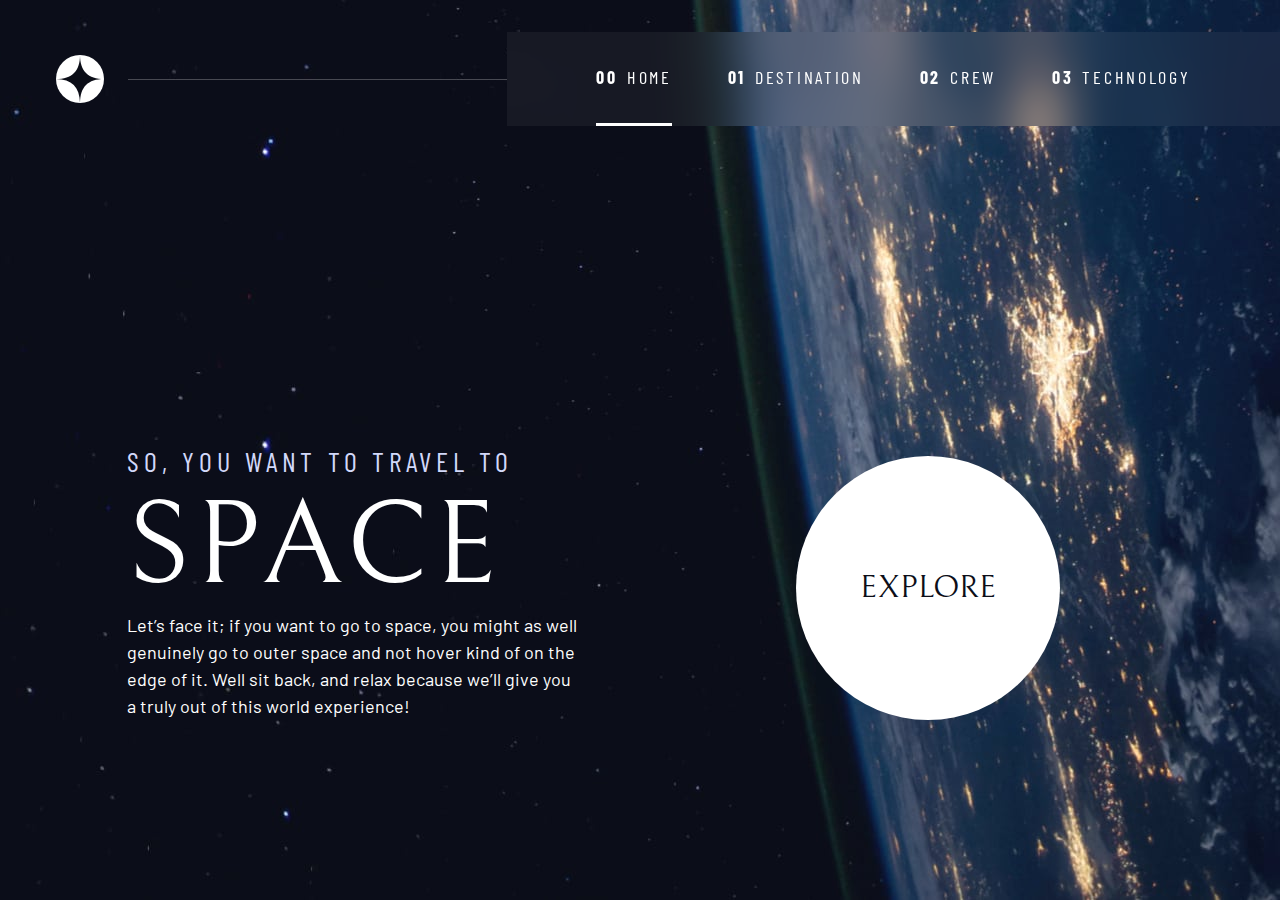
<file: index.html>
<!DOCTYPE html>
<html lang="en">
  <head>
    <meta charset="UTF-8" />
    <meta name="viewport" content="width=device-width, initial-scale=1.0" />

    <link
      rel="icon"
      type="image/png"
      sizes="32x32"
      href="./assets/favicon-32x32.png"
    />
    <!-- Google fonts -->
    <link rel="preconnect" href="https://fonts.googleapis.com" />
    <link rel="preconnect" href="https://fonts.gstatic.com" crossorigin />
    <link
      href="https://fonts.googleapis.com/css2?family=Barlow+Condensed:wght@400;700&family=Bellefair&family=Barlow:wght@400;700&display=swap"
      rel="stylesheet"
    />
    <!-- Our custom Css -->
    <link rel="stylesheet" href="index.css" />
    <title>Frontend Mentor | Space tourism website</title>

    <script src="index.js" defer></script>
  </head>
  <body class="home">
    <a class="skip-to-content" href="#main">Skip to content</a>
    <header class="primary-header flex">
      <div>
        <img
          src="./assets/shared/logo.svg"
          alt="space tourism logo"
          class="logo"
        />
      </div>
      <button
        class="mobile-nav-toggle"
        aria-controls="primary-navigation"
        aria-expanded="false"
      >
        <span class="sr-only">Menu</span>
      </button>
      <nav>
        <ul
          id="primary-navigation"
          data-visible="false"
          class="primary-navigation underline-indicators flex"
        >
          <li class="active">
            <a
              class="ff-sans-cond uppercase text-white letter-spacing-2"
              href="index.html"
              ><span aria-hidden="true">00</span>Home</a
            >
          </li>
          <li>
            <a
              class="ff-sans-cond uppercase text-white letter-spacing-2"
              href="destination.html"
              ><span aria-hidden="true">01</span>Destination</a
            >
          </li>
          <li>
            <a
              class="ff-sans-cond uppercase text-white letter-spacing-2"
              href="crew.html"
              ><span aria-hidden="true">02</span>Crew</a
            >
          </li>
          <li>
            <a
              class="ff-sans-cond uppercase text-white letter-spacing-2"
              href="technology.html"
              ><span aria-hidden="true">03</span>Technology</a
            >
          </li>
        </ul>
      </nav>
    </header>

    <main id="main" class="grid-container grid-container--home">
      <div>
        <h1 class="text-accent uppercase ff-sans-cond fs-500 letter-spacing-1">
          So, you want to travel to
          <span class="d-block fs-900 uppercase ff-serif text-white"
            >Space</span
          >
        </h1>
        <p>
          Let’s face it; if you want to go to space, you might as well genuinely
          go to outer space and not hover kind of on the edge of it. Well sit
          back, and relax because we’ll give you a truly out of this world
          experience!
        </p>
      </div>
      <div>
        <a
          href="destination.html"
          class="large-button uppercase ff-serif bg-white text-dark"
          >Explore</a
        >
      </div>
    </main>
  </body>
</html>
</file>
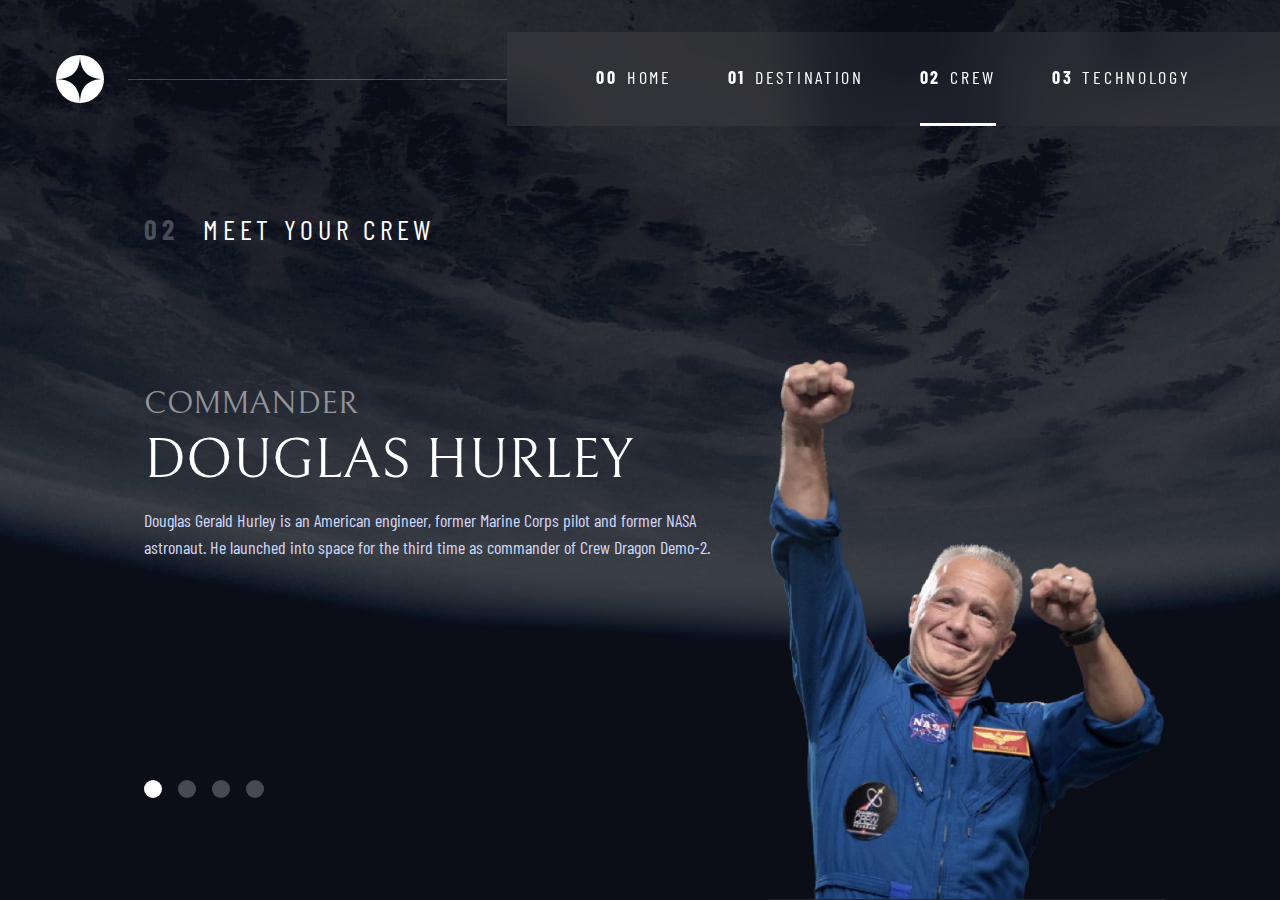
<file: crew.html>
<!DOCTYPE html>
<html lang="en">
  <head>
    <meta charset="UTF-8" />
    <meta name="viewport" content="width=device-width, initial-scale=1.0" />

    <link
      rel="icon"
      type="image/png"
      sizes="32x32"
      href="./assets/favicon-32x32.png"
    />
    <!-- Google fonts -->
    <link rel="preconnect" href="https://fonts.googleapis.com" />
    <link rel="preconnect" href="https://fonts.gstatic.com" crossorigin />
    <link
      href="https://fonts.googleapis.com/css2?family=Barlow+Condensed:wght@400;700&family=Bellefair&family=Barlow:wght@400;700&display=swap"
      rel="stylesheet"
    />
    <!-- Our custom Css -->
    <link rel="stylesheet" href="index.css" />
    <title>Frontend Mentor | Space tourism website</title>

    <script src="index.js" defer></script>
    <script src="tabs.js" defer></script>
  </head>
  <body class="crew">
    <a class="skip-to-content" href="#main">Skip to content</a>
    <header class="primary-header flex">
      <div>
        <img
          src="./assets/shared/logo.svg"
          alt="space tourism logo"
          class="logo"
        />
      </div>
      <button
        class="mobile-nav-toggle"
        aria-controls="primary-navigation"
        aria-expanded="false"
      >
        <span class="sr-only">Menu</span>
      </button>
      <nav>
        <ul
          id="primary-navigation"
          data-visible="false"
          class="primary-navigation underline-indicators flex"
        >
          <li>
            <a
              class="ff-sans-cond uppercase text-white letter-spacing-2"
              href="index.html"
              ><span aria-hidden="true">00</span>Home</a
            >
          </li>
          <li>
            <a
              class="ff-sans-cond uppercase text-white letter-spacing-2"
              href="destination.html"
              ><span aria-hidden="true">01</span>Destination</a
            >
          </li>
          <li class="active">
            <a
              class="ff-sans-cond uppercase text-white letter-spacing-2"
              href="crew.html"
              ><span aria-hidden="true">02</span>Crew</a
            >
          </li>
          <li>
            <a
              class="ff-sans-cond uppercase text-white letter-spacing-2"
              href="technology.html"
              ><span aria-hidden="true">03</span>Technology</a
            >
          </li>
        </ul>
      </nav>
    </header>
    <main id="main" class="grid-container grid-container--crew flow">
      <h1 class="numbered-title">
        <span aria-hidden="true">02</span> Meet your crew
      </h1>

      <div
        class="dot-indicators flex"
        role="tablist"
        aria-label="crew member list"
      >
        <button
          aria-selected="true"
          aria-controls="commander-tab"
          role="tab"
          data-image="commander-image"
          tabindex="0"
        >
          <span class="sr-only">The Commander</span>
        </button>
        <button
          aria-selected="false"
          aria-controls="specialist-tab"
          role="tab"
          data-image="specialist-image"
          tabindex="-1"
        >
          <span class="sr-only">The mission specialist</span>
        </button>
        <button
          aria-selected="false"
          aria-controls="pilot-tab"
          role="tab"
          data-image="pilot-image"
          tabindex="-1"
        >
          <span class="sr-only">The pilot</span>
        </button>
        <button
          aria-selected="false"
          aria-controls="engineer-tab"
          role="tab"
          data-image="engineer-image"
          tabindex="-1"
        >
          <span class="sr-only">The crew engineer</span>
        </button>
      </div>
      <!-- commander -->
      <article
        class="crew-details flow"
        id="commander-tab"
        role="tabpanel"
        tabindex="0"
      >
        <header class="flow flow-space--small">
          <h2 class="uppercase ff-serif fs-600">Commander</h2>
          <p class="uppercase ff-serif fs-700">Douglas Hurley</p>
        </header>

        <p class="text-accent ff-sans-cond">
          Douglas Gerald Hurley is an American engineer, former Marine Corps
          pilot and former NASA astronaut. He launched into space for the third
          time as commander of Crew Dragon Demo-2.
        </p>
      </article>
      <!-- crew engineer -->
      <article
        class="crew-details flow"
        id="engineer-tab"
        role="tabpanel"
        tabindex="0"
        hidden
      >
        <header class="flow flow-space--small">
          <h2 class="uppercase ff-serif fs-600">Flight Engineer</h2>
          <p class="uppercase ff-serif fs-700">Anousheh Ansari</p>
        </header>

        <p class="text-accent ff-sans-cond">
          Anousheh Ansari is an Iranian American engineer and co-founder of
          Prodea Systems. Ansari was the fourth self-funded space tourist, the
          first self-funded woman to fly to the ISS, and the first Iranian in
          space.
        </p>
      </article>
      <!-- crew pilot -->
      <article
        class="crew-details flow"
        id="pilot-tab"
        role="tabpanel"
        tabindex="0"
        hidden
      >
        <header class="flow flow-space--small">
          <h2 class="uppercase ff-serif fs-600">Pilot</h2>
          <p class="uppercase ff-serif fs-700">Victor Glover</p>
        </header>

        <p class="text-accent ff-sans-cond">
          Pilot on the first operational flight of the SpaceX Crew Dragon to the
          International Space Station. Glover is a commander in the U.S. Navy
          where he pilots an F/A-18.He was a crew member of Expedition 64, and
          served as a station systems flight engineer.
        </p>
      </article>

      <!-- crew specialist -->
      <article
        class="crew-details flow"
        id="specialist-tab"
        role="tabpanel"
        tabindex="0"
        hidden
      >
        <header class="flow flow-space--small">
          <h2 class="uppercase ff-serif fs-600">Mission Specialist</h2>
          <p class="uppercase ff-serif fs-700">Mark Shuttleworth</p>
        </header>

        <p class="text-accent ff-sans-cond">
          Mark Richard Shuttleworth is the founder and CEO of Canonical, the
          company behind the Linux-based Ubuntu operating system. Shuttleworth
          became the first South African to travel to space as a space tourist.
        </p>
      </article>

      <picture id="commander-image">
        <source
          srcset="assets/crew/image-douglas-hurley.webp"
          type="image/webp"
        />
        <img src="assets/crew/image-douglas-hurley.png" alt="Douglas Hurley" />
      </picture>
      <picture hidden id="engineer-image">
        <source
          srcset="assets/crew/image-anousheh-ansari.webp"
          type="image/webp"
        />
        <img src="assets/crew/image-anousheh-ansari.png" alt="Douglas Hurley" />
      </picture>
      <picture hidden id="pilot-image">
        <source
          srcset="assets/crew/image-victor-glover.webp"
          type="image/webp"
        />
        <img src="assets/crew/image-victor-glover.png" alt="Douglas Hurley" />
      </picture>
      <picture hidden id="specialist-image">
        <source
          srcset="assets/crew/image-mark-shuttleworth.webp"
          type="image/webp"
        />
        <img
          src="assets/crew/image-mark-shuttleworth.png"
          alt="Douglas Hurley"
        />
      </picture>
    </main>
  </body>
</html>
</file>
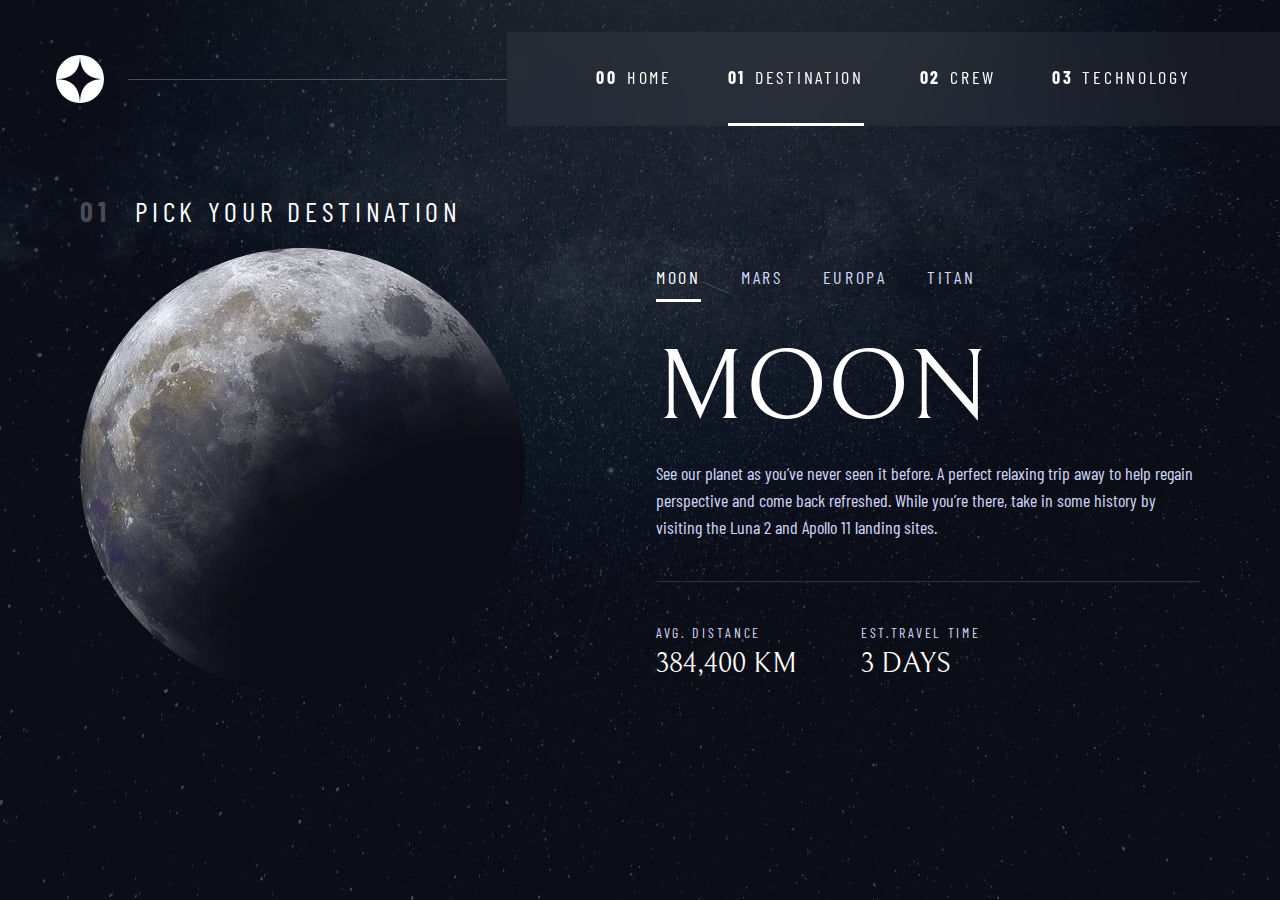
<file: destination.html>
<!DOCTYPE html>
<html lang="en">
  <head>
    <meta charset="UTF-8" />
    <meta name="viewport" content="width=device-width, initial-scale=1.0" />

    <link
      rel="icon"
      type="image/png"
      sizes="32x32"
      href="./assets/favicon-32x32.png"
    />
    <!-- Google fonts -->
    <link rel="preconnect" href="https://fonts.googleapis.com" />
    <link rel="preconnect" href="https://fonts.gstatic.com" crossorigin />
    <link
      href="https://fonts.googleapis.com/css2?family=Barlow+Condensed:wght@400;700&family=Bellefair&family=Barlow:wght@400;700&display=swap"
      rel="stylesheet"
    />
    <!-- Our custom Css -->
    <link rel="stylesheet" href="index.css" />
    <title>Frontend Mentor | Space tourism website</title>

    <script src="index.js" defer></script>
    <script src="tabs.js" defer></script>
  </head>
  <body class="destination">
    <a class="skip-to-content" href="#main">Skip to content</a>
    <header class="primary-header flex">
      <div>
        <img
          src="./assets/shared/logo.svg"
          alt="space tourism logo"
          class="logo"
        />
      </div>
      <button
        class="mobile-nav-toggle"
        aria-controls="primary-navigation"
        aria-expanded="false"
      >
        <span class="sr-only">Menu</span>
      </button>
      <nav>
        <ul
          id="primary-navigation"
          data-visible="false"
          class="primary-navigation underline-indicators flex"
        >
          <li>
            <a
              class="ff-sans-cond uppercase text-white letter-spacing-2"
              href="index.html"
              ><span aria-hidden="true">00</span>Home</a
            >
          </li>
          <li class="active">
            <a
              class="ff-sans-cond uppercase text-white letter-spacing-2"
              href="destination.html"
              ><span aria-hidden="true">01</span>Destination</a
            >
          </li>
          <li>
            <a
              class="ff-sans-cond uppercase text-white letter-spacing-2"
              href="crew.html"
              ><span aria-hidden="true">02</span>Crew</a
            >
          </li>
          <li>
            <a
              class="ff-sans-cond uppercase text-white letter-spacing-2"
              href="technology.html"
              ><span aria-hidden="true">03</span>Technology</a
            >
          </li>
        </ul>
      </nav>
    </header>
    <main id="main" class="grid-container grid-container--destination flow">
      <h1 class="numbered-title">
        <span aria-hidden="true">01</span> Pick your destination
      </h1>
      <picture id="moon-image">
        <source srcset="assets/destination/image-moon.webp" type="image/webp" />
        <img src="assets/destination/image-moon.png" alt="the moon" />
      </picture>
      <picture hidden id="mars-image">
        <source srcset="assets/destination/image-mars.webp" type="image/webp" />
        <img src="assets/destination/image-mars.png" alt="the planet mars" />
      </picture>
      <picture hidden id="europa-image">
        <source
          srcset="assets/destination/image-europa.webp"
          type="image/webp"
        />
        <img
          src="assets/destination/image-europa.png"
          alt="the planet europa"
        />
      </picture>
      <picture hidden id="titan-image">
        <source
          srcset="assets/destination/image-titan.webp"
          type="image/webp"
        />
        <img src="assets/destination/image-titan.png" alt="the moon titan" />
      </picture>

      <!-- tabs -->
      <div
        class="tab-list underline-indicators flex"
        role="tablist"
        aria-label="destination list"
      >
        <button
          aria-selected="true"
          role="tab"
          aria-controls="moon-tab"
          class="uppercase ff-sans-cond text-accent letter-spacing-2"
          tabindex="0"
          data-image="moon-image"
        >
          Moon
        </button>
        <button
          aria-selected="false"
          role="tab"
          aria-controls="mars-tab"
          class="uppercase ff-sans-cond text-accent letter-spacing-2"
          tabindex="-1"
          data-image="mars-image"
        >
          Mars
        </button>
        <button
          aria-selected="false"
          role="tab"
          aria-controls="europa-tab"
          class="uppercase ff-sans-cond text-accent letter-spacing-2"
          tabindex="-1"
          data-image="europa-image"
        >
          Europa
        </button>
        <button
          aria-selected="false"
          role="tab"
          aria-controls="titan-tab"
          class="uppercase ff-sans-cond text-accent letter-spacing-2"
          tabindex="-1"
          data-image="titan-image"
        >
          Titan
        </button>
      </div>
      <!-- Moon -->
      <article
        class="destination-info flow"
        id="moon-tab"
        tabindex="0"
        role="tabpanel"
      >
        <h2 class="uppercase ff-serif fs-800">Moon</h2>

        <p class="text-accent ff-sans-cond">
          See our planet as you’ve never seen it before. A perfect relaxing trip
          away to help regain perspective and come back refreshed. While you’re
          there, take in some history by visiting the Luna 2 and Apollo 11
          landing sites.
        </p>
        <div class="destination-meta flex">
          <div>
            <h3
              class="uppercase text-accent ff-sans-cond fs-200 letter-spacing-2"
            >
              Avg. distance
            </h3>
            <p class="uppercase text-white ff-serif">384,400 km</p>
          </div>
          <div>
            <h3
              class="uppercase text-accent ff-sans-cond fs-200 letter-spacing-2"
            >
              Est.travel time
            </h3>
            <p class="uppercase text-white ff-serif">3 days</p>
          </div>
        </div>
      </article>
      <!-- Mars -->
      <article
        class="destination-info flow"
        id="mars-tab"
        tabindex="0"
        role="tabpanel"
        hidden
      >
        <h2 class="uppercase ff-serif fs-800">Mars</h2>

        <p class="text-accent ff-sans-cond">
          Don’t forget to pack your hiking boots. You’ll need them to tackle
          Olympus Mons, the tallest planetary mountain in our solar system. It’s
          two and a half times the size of Everest!
        </p>
        <div class="destination-meta flex">
          <div>
            <h3
              class="uppercase text-accent ff-sans-cond fs-200 letter-spacing-2"
            >
              Avg. distance
            </h3>
            <p class="uppercase text-white ff-serif">225 mil. km</p>
          </div>
          <div>
            <h3
              class="uppercase text-accent ff-sans-cond fs-200 letter-spacing-2"
            >
              Est.travel time
            </h3>
            <p class="uppercase text-white ff-serif">9 months</p>
          </div>
        </div>
      </article>
      <!-- Europa -->
      <article
        class="destination-info flow"
        id="europa-tab"
        tabindex="0"
        role="tabpanel"
        hidden
      >
        <h2 class="uppercase ff-serif fs-800">Europa</h2>

        <p class="text-accent ff-sans-cond">
          The smallest of the four Galilean moons orbiting Jupiter, Europa is a
          winter lover’s dream. With an icy surface, it’s perfect for a bit of
          ice skating, curling, hockey, or simple relaxation in your snug
          wintery cabin.
        </p>
        <div class="destination-meta flex">
          <div>
            <h3
              class="uppercase text-accent ff-sans-cond fs-200 letter-spacing-2"
            >
              Avg. distance
            </h3>
            <p class="uppercase text-white ff-serif">628 mil. km</p>
          </div>
          <div>
            <h3
              class="uppercase text-accent ff-sans-cond fs-200 letter-spacing-2"
            >
              Est.travel time
            </h3>
            <p class="uppercase text-white ff-serif">3 years</p>
          </div>
        </div>
      </article>
      <!-- Titan -->
      <article
        class="destination-info flow"
        id="titan-tab"
        tabindex="0"
        role="tabpanel"
        hidden
      >
        <h2 class="uppercase ff-serif fs-800">Titan</h2>

        <p class="text-accent ff-sans-cond">
          The only moon known to have a dense atmosphere other than Earth, Titan
          is a home away from home (just a few hundred degrees colder!). As a
          bonus, you get striking views of the Rings of Saturn.
        </p>
        <div class="destination-meta flex">
          <div>
            <h3
              class="uppercase text-accent ff-sans-cond fs-200 letter-spacing-2"
            >
              Avg. distance
            </h3>
            <p class="uppercase text-white ff-serif">1.6 bil. km</p>
          </div>
          <div>
            <h3
              class="uppercase text-accent ff-sans-cond fs-200 letter-spacing-2"
            >
              Est.travel time
            </h3>
            <p class="uppercase text-white ff-serif">7 years</p>
          </div>
        </div>
      </article>
    </main>
  </body>
</html>
</file>
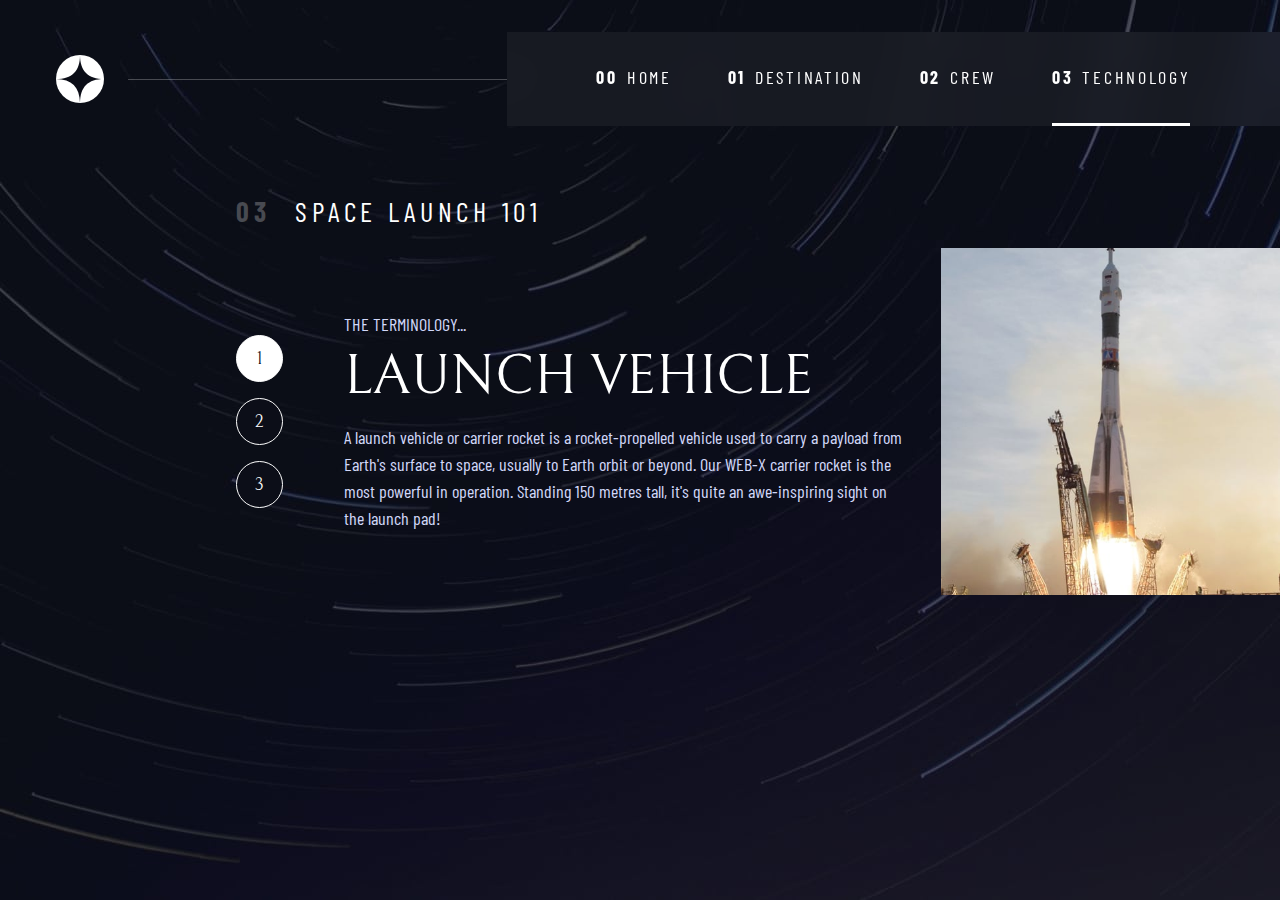
<file: technology.html>
<!DOCTYPE html>
<html lang="en">
  <head>
    <meta charset="UTF-8" />
    <meta name="viewport" content="width=device-width, initial-scale=1.0" />

    <link
      rel="icon"
      type="image/png"
      sizes="32x32"
      href="./assets/favicon-32x32.png"
    />
    <!-- Google fonts -->
    <link rel="preconnect" href="https://fonts.googleapis.com" />
    <link rel="preconnect" href="https://fonts.gstatic.com" crossorigin />
    <link
      href="https://fonts.googleapis.com/css2?family=Barlow+Condensed:wght@400;700&family=Bellefair&family=Barlow:wght@400;700&display=swap"
      rel="stylesheet"
    />
    <!-- Our custom Css -->
    <link rel="stylesheet" href="index.css" />
    <title>Frontend Mentor | Space tourism website</title>

    <script src="index.js" defer></script>
    <script src="tabs.js" defer></script>
  </head>
  <body class="technology">
    <a class="skip-to-content" href="#main">Skip to content</a>
    <header class="primary-header flex">
      <div>
        <img
          src="./assets/shared/logo.svg"
          alt="space tourism logo"
          class="logo"
        />
      </div>
      <button
        class="mobile-nav-toggle"
        aria-controls="primary-navigation"
        aria-expanded="false"
      >
        <span class="sr-only">Menu</span>
      </button>
      <nav>
        <ul
          id="primary-navigation"
          data-visible="false"
          class="primary-navigation underline-indicators flex"
        >
          <li>
            <a
              class="ff-sans-cond uppercase text-white letter-spacing-2"
              href="index.html"
              ><span aria-hidden="true">00</span>Home</a
            >
          </li>
          <li>
            <a
              class="ff-sans-cond uppercase text-white letter-spacing-2"
              href="destination.html"
              ><span aria-hidden="true">01</span>Destination</a
            >
          </li>
          <li>
            <a
              class="ff-sans-cond uppercase text-white letter-spacing-2"
              href="crew.html"
              ><span aria-hidden="true">02</span>Crew</a
            >
          </li>
          <li class="active">
            <a
              class="ff-sans-cond uppercase text-white letter-spacing-2"
              href="technology.html"
              ><span aria-hidden="true">03</span>Technology</a
            >
          </li>
        </ul>
      </nav>
    </header>

    <main id="main" class="grid-container grid-container--technology flow">
      <h1 class="numbered-title">
        <span aria-hidden="true">03</span> Space launch 101
      </h1>

      <div
        class="number-indicators flex"
        role="tablist"
        aria-label="technology list"
      >
        <button
          aria-selected="true"
          aria-controls="launch-vehicle-tab"
          role="tab"
          data-image="launch-vehicle-iamge"
          tabindex="0"
          class="ff-serif"
        >
          1
        </button>
        <button
          aria-selected="false"
          aria-controls="spaceport-tab"
          role="tab"
          data-image="spaceport-iamge"
          tabindex="0"
          class="ff-serif"
        >
          2
        </button>
        <button
          aria-selected="false"
          aria-controls="capsule-tab"
          role="tab"
          data-image="capsule-iamge"
          tabindex="0"
          class="ff-serif"
        >
          3
        </button>
      </div>
      <article
        class="tech-details flow"
        id="launch-vehicle-tab"
        role="tabpanel"
        tabindex="0"
      >
        <header class="flow flow-space--small">
          <h2 class="uppercase ff-sans-cond fs-400 text-accent">
            The terminology...
          </h2>
          <p class="uppercase ff-serif fs-700">Launch vehicle</p>
        </header>

        <p class="text-accent ff-sans-cond">
          A launch vehicle or carrier rocket is a rocket-propelled vehicle used
          to carry a payload from Earth's surface to space, usually to Earth
          orbit or beyond. Our WEB-X carrier rocket is the most powerful in
          operation. Standing 150 metres tall, it's quite an awe-inspiring sight
          on the launch pad!
        </p>
      </article>
      <article
        class="tech-details flow"
        id="spaceport-tab"
        role="tabpanel"
        tabindex="0"
        hidden
      >
        <header class="flow flow-space--small">
          <h2 class="uppercase ff-sans-cond fs-400 text-accent">
            The terminology...
          </h2>
          <p class="uppercase ff-serif fs-700">Spaceport</p>
        </header>

        <p class="text-accent ff-sans-cond">
          A spaceport or cosmodrome is a site for launching (or receiving)
          spacecraft, by analogy to the seaport for ships or airport for
          aircraft. Based in the famous Cape Canaveral, our spaceport is ideally
          situated to take advantage of the Earth’s rotation for launch.
        </p>
      </article>
      <article
        class="tech-details flow"
        id="capsule-tab"
        role="tabpanel"
        tabindex="0"
        hidden
      >
        <header class="flow flow-space--small">
          <h2 class="uppercase ff-sans-cond fs-400 text-accent">
            The terminology...
          </h2>
          <p class="uppercase ff-serif fs-700">Space capsule</p>
        </header>

        <p class="text-accent ff-sans-cond">
          A space capsule is an often-crewed spacecraft that uses a blunt-body
          reentry capsule to reenter the Earth's atmosphere without wings. Our
          capsule is where you'll spend your time during the flight. It includes
          a space gym, cinema, and plenty of other activities to keep you
          entertained.
        </p>
      </article>

      <picture id="launch-vehicle-iamge">
        <source
          media="(min-width: 45em)"
          srcset="assets/technology/image-launch-vehicle-portrait.jpg"
        />
        <img
          src="assets/technology/image-launch-vehicle-landscape.jpg"
          alt="launch vehicle"
        />
      </picture>
      <picture hidden id="spaceport-iamge">
        <source
          media="(min-width: 45em)"
          srcset="assets/technology/image-spaceport-portrait.jpg"
        />
        <img
          src="assets/technology/image-spaceport-landscape.jpg"
          alt="launch vehicle"
        />
      </picture>
      <picture hidden id="capsule-iamge">
        <source
          media="(min-width: 45em)"
          srcset="assets/technology/image-space-capsule-portrait.jpg"
        />
        <img
          src="assets/technology/image-space-capsule-landscape.jpg"
          alt="launch vehicle"
        />
      </picture>
    </main>
  </body>
</html>
</file>
<file: index.css>
/* ------------------- */
/* Custom properties   */
/* ------------------- */
:root {
  /* colors */
  --clr-dark: 230 35% 7%;
  --clr-light: 231 77% 90%;
  --clr-white: 0 0% 100%;

  /* fonts */
  --fs-900: clamp(5rem, 8vw + 1rem, 9.375rem);
  --fs-800: 3.5rem;
  --fs-700: 1.5rem;
  --fs-600: 1rem;
  --fs-500: 1rem;
  --fs-400: 0.9375rem;
  --fs-300: 1rem;
  --fs-200: 0.875rem;

  /* font family */
  --ff-serif: "Bellefair", serif;
  --ff-sans-cond: "Barlow Condensed", sans-serif;
  --ff-sans-normal: "Barlow", sans-serif;
}

@media (min-width: 35em) {
  :root {
    --fs-800: 5rem;
    --fs-700: 2.5rem;
    --fs-600: 1.5rem;
    --fs-500: 1.25rem;
    --fs-400: 1rem;
  }
}

@media (min-width: 45em) {
  :root {
    /* fonts */
    /* font-sizes */
    --fs-800: 6.25rem;
    --fs-700: 3.5rem;
    --fs-600: 2rem;
    --fs-500: 1.75rem;
    --fs-400: 1.125rem;
  }
}

/* ------------------- */
/* Reset               */
/* ------------------- */

/* https://piccalil.li/blog/a-modern-css-reset/ */

/* Box sizing */
*,
*::before,
*::after {
  box-sizing: border-box;
}

/* Reset margins */
body,
h1,
h2,
h3,
h4,
h5,
p,
figure,
picture {
  margin: 0;
}

h1,
h2,
h3,
h4,
h5,
h6,
p {
  font-weight: 400;
}

/* set up the body */
body {
  font-family: var(--ff-sans-normal);
  font-size: var(--fs-400);
  background-color: hsl(var(--clr-dark));
  color: hsl(var(--clr-white));
  line-height: 1.5;
  min-height: 100vh;
  display: grid;
  grid-template-rows: min-content 1fr;

  overflow-x: hidden;
}

/* make images easier to work with */
img,
picutre {
  max-width: 100%;
  display: block;
}

/* make form elements easier to work with */
input,
button,
textarea,
select {
  font: inherit;
}

/* remove animations for people who've turned them off */
@media (prefers-reduced-motion: reduce) {
  *,
  *::before,
  *::after {
    animation-duration: 0.01ms !important;
    animation-iteration-count: 1 !important;
    transition-duration: 0.01ms !important;
    scroll-behavior: auto !important;
  }
}

/* ------------------- */
/* Utility classes     */
/* ------------------- */

/* general */

.flex {
  display: flex;
  gap: var(--gap, 1rem);
}

.grid {
  display: grid;
  gap: var(--gap, 1rem);
}

.d-block {
  display: block;
}

.flow > *:where(:not(:first-child)) {
  margin-top: var(--flow-space, 1rem);
  /* outline: 1px solid red; */
}

.flow-space--small {
  --flow-space: 0.5rem;
}

.container {
  padding-inline: 2em; /* defines padding of the content for left and right*/
  margin-inline: auto; /* defines margin of the content for left and right*/
  max-width: 80rem;
}

/* .grid-container > *:first-child {
  outline: 1px solid red;
}

.grid-container > *:last-child {
  outline: 1px solid yellow;
} */

/* for screen reader and accessiabilaty */
.sr-only {
  position: absolute;
  width: 1px;
  height: 1px;
  padding: 0;
  margin: -1px;
  overflow: hidden;
  clip: rect(0, 0, 0, 0);
  white-space: nowrap; /* added line */
  border: 0;
}

.skip-to-content {
  position: absolute;
  z-index: 9999;
  background: hsl(var(--clr-white));
  color: hsl(var(--clr-dark) / 1);
  padding: 0.5em 1em;
  margin-inline: auto;
  transform: translateY(-100%);
  transition: transform 250ms ease-in;
}

.skip-to-content:focus {
  transform: translateY(0);
}

/* colors */
.bg-dark {
  background-color: hsl(var(--clr-dark));
}
.bg-accent {
  background-color: hsl(var(--clr-light));
}
.bg-white {
  background-color: hsl(var(--clr-white));
}

.text-dark {
  color: hsl(var(--clr-dark));
}
.text-accent {
  color: hsl(var(--clr-light));
}
.text-white {
  color: hsl(var(--clr-white));
}

.example-component {
  background-color: hsl(var(--clr-light) / 0.2);
}

/* typography */

.ff-serif {
  font-family: var(--ff-serif);
}
.ff-sans-cond {
  font-family: var(--ff-sans-cond);
}
.ff-sans-normal {
  font-family: var(--ff-sans-normal);
}

.letter-spacing-1 {
  letter-spacing: 4.75px;
}
.letter-spacing-2 {
  letter-spacing: 2.7px;
}
.letter-spacing-3 {
  letter-spacing: 2.35px;
}

.uppercase {
  text-transform: uppercase;
}

.fs-900 {
  font-size: var(--fs-900);
}
.fs-800 {
  font-size: var(--fs-800);
}
.fs-700 {
  font-size: var(--fs-700);
}
.fs-600 {
  font-size: var(--fs-600);
}
.fs-500 {
  font-size: var(--fs-500);
}
.fs-400 {
  font-size: var(--fs-400);
}
.fs-300 {
  font-size: var(--fs-300);
}
.fs-200 {
  font-size: var(--fs-200);
}

.fs-900,
.fs-800,
.fs-700,
.fs-600 {
  line-height: 1.1;
}

.numbered-title {
  font-family: var(--ff-sans-cond);
  font-size: var(--fs-500);
  text-transform: uppercase;
  letter-spacing: 4.7px;
}

.numbered-title > span {
  margin-right: 0.5em;
  font-weight: 700;
  color: hsl(var(--clr-white) / 0.25);
}

/* ------------------- */
/* Components          */
/* ------------------- */

.large-button {
  font-size: 2rem;
  position: relative;
  display: inline-grid;
  z-index: 1;
  place-items: center;
  padding: 0 2em;
  aspect-ratio: 1 / 1;
  border-radius: 50%;
  text-decoration: none;
}

/* .outer-circle {
  display: grid;
  place-items: center;
  padding: 0 2em;
  aspect-ratio: 5 / 5;
  border-radius: 50%;
  background-color: hsl(var(--clr-white) / 0.25);
} */

.large-button::after {
  content: "";
  position: absolute;
  z-index: -1;
  background: hsl(var(--clr-white) / 0.15);
  width: 100%;
  height: 100%;
  border-radius: 50%;
  transition: opacity 500ms linear, transform 750ms ease-in-out;
  opacity: 0;
}

.large-button:hover::after,
.large-button:focus::after {
  opacity: 1;
  transform: scale(1.5);
}

/* primary-header */

.logo {
  margin: 2rem clamp(1.5rem, 5vw, 3.5rem);
}

.primary-header {
  justify-content: space-between;
  align-items: center;
}

.primary-navigation {
  --gap: clamp(1.5rem, 5vw, 3.5rem);
  --underline-gap: 2rem;
  list-style: none;
  background: hsl(var(--clr-dark) / 0.9);
  /* backdrop-filter: blur(1.5rem); */
  /* -webkit-backdrop-filter: blur(5px); */
  padding: 0;
  margin: 0;
}

.primary-navigation a {
  text-decoration: none;
}

.primary-navigation a > span {
  font-weight: 700;
  margin-right: 0.5em;
}

.mobile-nav-toggle {
  display: none;
}

/* for supported browsers */
@supports (backdrop-filter: blur(1.5rem)) {
  .primary-navigation {
    background: hsl(var(--clr-white) / 0.05);
    backdrop-filter: blur(1.5rem);
  }
}

/* mobile navigation */
@media (max-width: 35rem) {
  .primary-navigation {
    --underline-gap: 0.5rem;
    position: fixed;
    inset: 0 0 0 30%;
    z-index: 1000;
    list-style: none;
    padding: min(20rem, 15vh) 2rem;
    margin: 0;
    flex-direction: column;
    transform: translateX(100%);
    transition: transform 500ms ease-in-out;
  }

  .primary-navigation[data-visible="true"] {
    transform: translateX(0);
  }

  .mobile-nav-toggle[aria-expanded="true"] {
    background-image: url(./assets/shared/icon-close.svg);
  }

  .mobile-nav-toggle {
    display: block;
    position: absolute;
    z-index: 2000;
    right: 1rem;
    top: 2rem;
    background: transparent;
    background-image: url(./assets/shared/icon-hamburger.svg);
    background-repeat: no-repeat;
    background-position: center;
    width: 1.5rem;
    aspect-ratio: 1;
    border: 0;
  }

  .mobile-nav-toggle:focus-visible {
    outline: 5px solid white;
    outline-offset: 5px;
  }

  .primary-navigation.underline-indicators > .active {
    border: 0;
  }
}

@media (min-width: 35em) {
  .primary-navigation {
    padding-inline: clamp(3rem, 7vw, 7rem);
  }
}

@media (min-width: 35em) and (max-width: 44.99em) {
  .primary-navigation a > span {
    display: none;
  }
}

@media (min-width: 45em) {
  .primary-header::after {
    content: "";
    display: block;
    position: relative;
    background: hsl(var(--clr-white) / 0.25);
    margin-right: -2.5rem;
    height: 1px;
    width: 100%;
    order: 1;
  }

  nav {
    order: 2;
  }

  .primary-navigation {
    margin-block: 2rem;
  }
}

/* select every direct child */
.underline-indicators > * {
  padding: var(--underline-gap, 0.5rem) 0;
  border: 0;
  cursor: pointer;
  border-bottom: 0.2rem solid hsl(var(--clr-white) / 0);
  background-color: transparent;
}

.underline-indicators > *:hover,
.underline-indicators > *:focus {
  border-color: hsl(var(--clr-white) / 0.5);
}

.underline-indicators > .active,
.underline-indicators > [aria-selected="true"] {
  color: hsl(var(--clr-white) / 1);
  border-color: hsl(var(--clr-white) / 1);
}

.tab-list {
  --gap: 2.5rem;
}

.dot-indicators > * {
  cursor: pointer;
  border: 0;
  border-radius: 50%;
  aspect-ratio: 1;
  padding: 0.5em;
  background-color: hsl(var(--clr-white) / 0.25);
}

.dot-indicators > *:hover,
.dot-indicators > *:focus {
  background-color: hsl(var(--clr-white) / 0.5);
}

.dot-indicators > [aria-selected="true"] {
  background-color: hsl(var(--clr-white) / 1);
}

.number-indicators > * {
  cursor: pointer;
  border: 1px solid hsl(var(--clr-white) / 1);
  display: grid;
  place-items: center;
  border-radius: 50%;
  aspect-ratio: 1;
  padding: 0 1em;
  color: hsl(var(--clr-white));
  background-color: hsl(var(--clr-dark) / 1);
}

.number-indicators > *:hover,
.number-indicators > *:focus {
  color: hsl(var(--clr-dark));
  background-color: hsl(var(--clr-white) / 1);
}

.number-indicators > [aria-selected="true"] {
  background-color: hsl(var(--clr-white) / 1);
  color: hsl(var(--clr-dark) / 1);
}

/* ------------------- */
/* Page Secific background        */
/* ------------------- */

body {
  background-size: cover;
  background-position: bottom-center;
}

/* home */
.home {
  background-image: url(./assets/home/background-home-mobile.jpg);
}

@media (min-width: 35rem) {
  .home {
    background-position: center center;
    background-image: url(./assets/home/background-home-tablet.jpg);
  }
}

@media (min-width: 45rem) {
  .home {
    background-image: url(./assets/home/background-home-desktop.jpg);
  }
}

/* destination */
.destination {
  background-image: url(./assets/destination/background-destination-mobile.jpg);
}

@media (min-width: 35rem) {
  .destination {
    background-position: center center;
    background-image: url(./assets/destination/background-destination-tablet.jpg);
  }
}

@media (min-width: 45rem) {
  .destination {
    background-image: url(./assets/destination/background-destination-desktop.jpg);
  }
}
/* crew */
.crew {
  background-image: url(./assets/crew/background-crew-mobile.jpg);
}

@media (min-width: 35rem) {
  .crew {
    background-position: center center;
    background-image: url(./assets/crew//background-crew-tablet.jpg);
  }
}

@media (min-width: 45rem) {
  .crew {
    background-image: url(./assets/crew//background-crew-desktop.jpg);
  }
}

/* technology */
.technology {
  background-image: url(./assets/technology/background-technology-mobile.jpg);
}

@media (min-width: 35rem) {
  .technology {
    background-position: center center;
    background-image: url(./assets/technology/background-technology-tablet.jpg);
  }
}

@media (min-width: 45rem) {
  .technology {
    background-image: url(./assets/technology/background-technology-desktop.jpg);
  }
}
/* ----------------------------- */
/* Layout                        */
/* ----------------------------- */

.grid-container {
  text-align: center;
  display: grid;
  place-items: center;
  padding-inline: 1rem;
  padding-bottom: 3rem;
}

.grid-container p:not([class]) {
  max-width: 45ch;
}

.numbered-title {
  grid-area: title;
}

/* destination layout */
.grid-container--destination {
  grid-template-areas:
    "title"
    "image"
    "tabs"
    "content";
}

.grid-container--destination > picture {
  grid-area: image;
  max-width: 60%;
  align-self: start;
}

.grid-container--destination > .tab-list {
  grid-area: tabs;
}

.grid-container--destination > .destination-info {
  grid-area: content;
}

.destination-meta {
  flex-direction: column;
  border-top: 1px solid hsl(var(--clr-white) / 0.15);
  padding-top: 2.5rem;
  margin-top: 2.5rem;
}

.destination-meta p {
  font-size: 1.75rem;
}

/* crew layout */
.grid-container--crew {
  /* --flow-space: 2rem; */
  grid-template-areas:
    "title"
    "image"
    "tabs"
    "content";
}

.grid-container--crew > picture {
  grid-area: image;
  max-width: 60%;
  border-bottom: 1px solid hsl(var(--clr-white) / 0.1);
}

.grid-container--crew > .dot-indicators {
  grid-area: tabs;
}

.grid-container--crew > .crew-details {
  grid-area: content;
}

.crew-details h2 {
  color: hsl(var(--clr-white) / 0.5);
}

/* technology layout */
.grid-container--technology {
  /* --flow-space: 2rem; */
  grid-template-areas:
    "title"
    "image"
    "tabs"
    "content";
}

.grid-container--technology > picture {
  grid-area: image;
}

.grid-container--technology > .number-indicators {
  grid-area: tabs;
}

.grid-container--technology > .tech-details {
  grid-area: content;
}

/* tablet view */
@media (min-width: 35em) {
  .numbered-title {
    justify-self: start;
    margin-top: 2rem;
  }
  .destination-meta {
    flex-direction: row;
    justify-content: space-evenly;
  }
  .grid-container--crew {
    /* --flow-space: 2rem; */
    padding-bottom: 0;
    grid-template-areas:
      "title"
      "content"
      "tabs"
      "image";
  }
  .grid-container--technology {
    /* --flow-space: 2rem; */
    grid-template-areas:
      "title"
      "image"
      "tabs"
      "content";
  }
}

@media (min-width: 45em) {
  .grid-container {
    text-align: left;
    column-gap: var(--container-gap, 2rem);
    /* grid-template-columns: 2em minmax(0, 40rem) minmax(0, 40rem) 2em; */
    grid-template-columns: minmax(2rem, 1fr) repeat(2, minmax(0, 40rem)) minmax(
        2rem,
        1fr
      );
  }
  .grid-container--home > *:first-child {
    grid-column: 2;
  }

  .grid-container--home > *:last-child {
    grid-column: 3;
  }

  .grid-container--home {
    padding-bottom: max(6rem, 20vh);
    align-items: end;
  }
  .grid-container--destination {
    justify-items: start;
    align-content: start;
    grid-template-areas:
      ". title title ."
      ". image tabs ."
      ". image content .";
    /* ". content content ."; */
  }

  .grid-container--destination > picture {
    max-width: 90%;
  }

  .destination-meta {
    --gap: min(5vw, 6rem);
    justify-content: start;
  }

  .grid-container--crew {
    grid-template-columns: minmax(1rem, 1fr) minmax(0, 37rem) minmax(0, 23rem) minmax(
        1rem,
        1fr
      );
    justify-items: start;
    grid-template-areas:
      ". title title ."
      ". content image ."
      ". tabs image .";
  }

  .grid-container--crew > .dot-indicators {
    justify-self: start;
  }

  .grid-container--crew > picture {
    grid-column: span 2;
    align-self: end;
    max-width: 80%;
  }

  .grid-container--technology {
    padding-right: 0;
    /* margin-right: 0; */
    grid-template-columns:
      minmax(1rem, 0.5fr) minmax(1rem, 0.2fr) minmax(1rem, 1.5fr)
      minmax(1rem, 0.9fr);
    justify-items: start;
    align-content: start;
    grid-template-areas:
      ". title title ."
      " . tabs content image";
  }

  .grid-container--technology > .number-indicators {
    flex-direction: column;
  }
}
</file>
